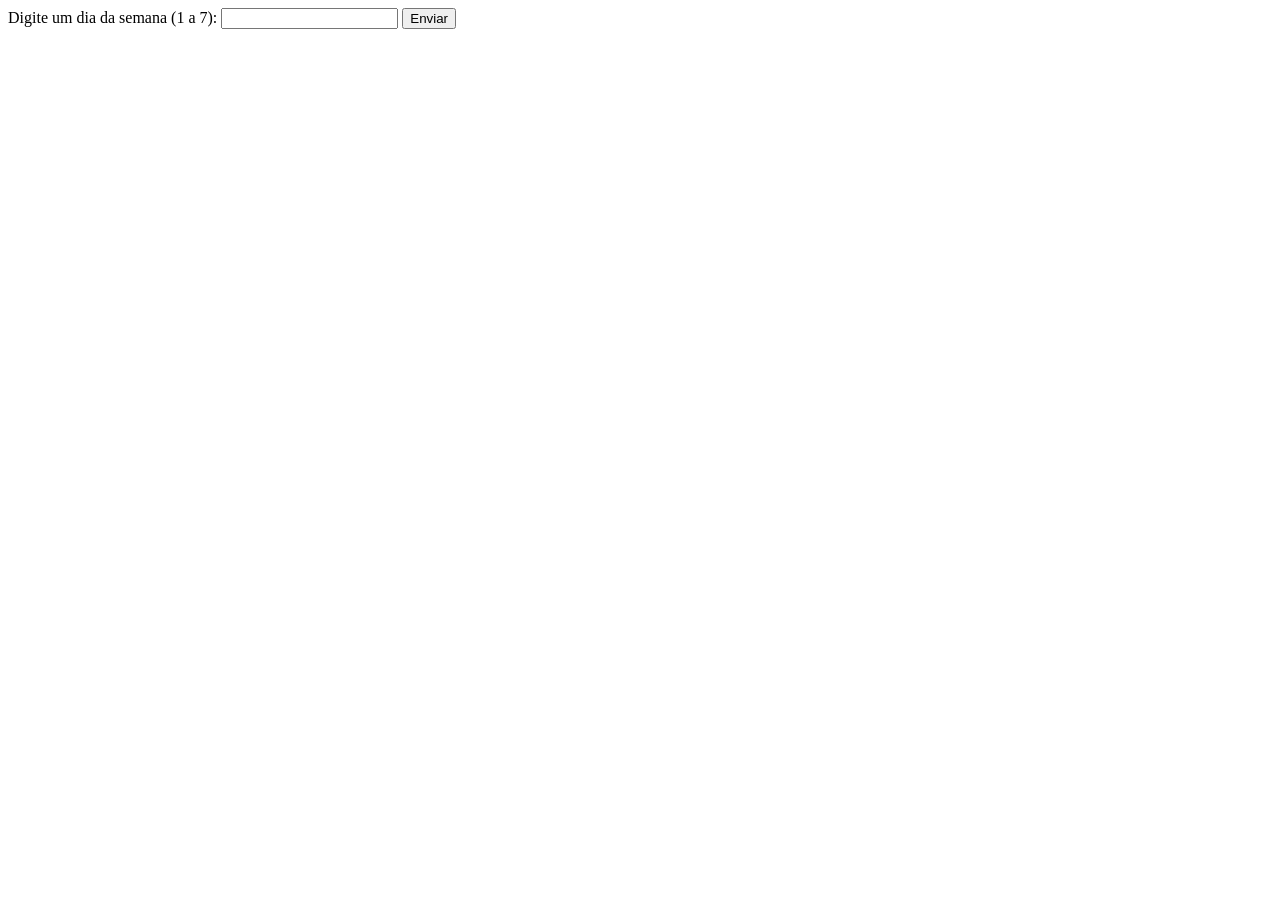
<file: 03-javascript/atividade-01/index.html>
<!DOCTYPE html>
<html lang="en">
<head>
    <meta charset="UTF-8">
    <meta name="viewport" content="width=device-width, initial-scale=1.0">
    <title>Dias da semana</title>
</head>
<body>
    <form>
        <label for="day">Digite um dia da semana (1 a 7):</label>
        <input type="number" id="day" name="day" >
        <button type="submit" onclick="getDayName()">Enviar</button>
    </form>

    <script src="script.js"></script>
</body>
</html>
</file>
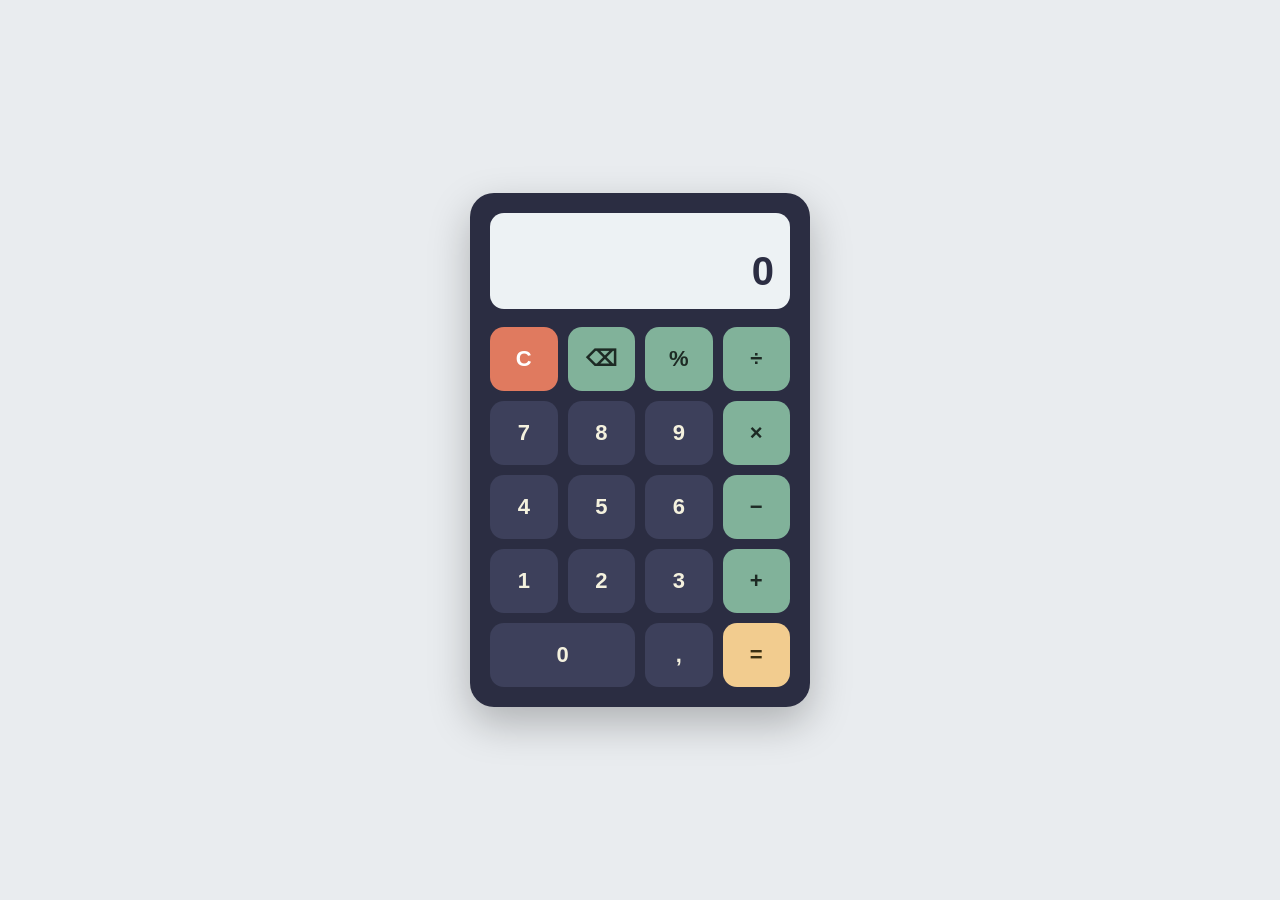
<file: 03-javascript/atividade-02/index.html>
<!DOCTYPE html>
<html lang="en">
<head>
    <meta charset="UTF-8">
    <meta name="viewport" content="width=device-width, initial-scale=1.0">
    <title>Document</title>
    <link rel="stylesheet" href="style.css">
</head>
<body>
      <main class="calculadora" aria-label="Calculadora">
    <div class="visor">
      <div class="historico"></div>
      <output class="resultado">0</output>
    </div>
 
    <div class="teclas">
      <button class="limpar" id="clear" type="button">C</button>
      <button class="operador" id="backspace" type="button" aria-label="Apagar">⌫</button>
      <button class="operador" id="percent" type="button">%</button>
      <button class="operador" id="divide" type="button" aria-label="Dividir">÷</button>
 
      <button id="digit7" type="button">7</button>
      <button id="digit8" type="button">8</button>
      <button id="digit9" type="button">9</button>
      <button class="operador" id="multiply" type="button" aria-label="Multiplicar">×</button>
 
      <button id="digit4" type="button">4</button>
      <button id="digit5" type="button">5</button>
      <button id="digit6" type="button">6</button>
      <button class="operador" id="subtract" type="button" aria-label="Subtrair">−</button>
 
      <button id="digit1" type="button">1</button>
      <button id="digit2" type="button">2</button>
      <button id="digit3" type="button">3</button>
      <button class="operador" id="add" type="button" aria-label="Somar">+</button>
 
      <button class="zero" id="digit0" type="button">0</button>
      <button id="decimal" type="button">,</button>
      <button class="igual"  id="equals" type="button" aria-label="Igual">=</button>
    </div>
  </main>

  <script src="script.js"></script>

</body>
</html>
</file>
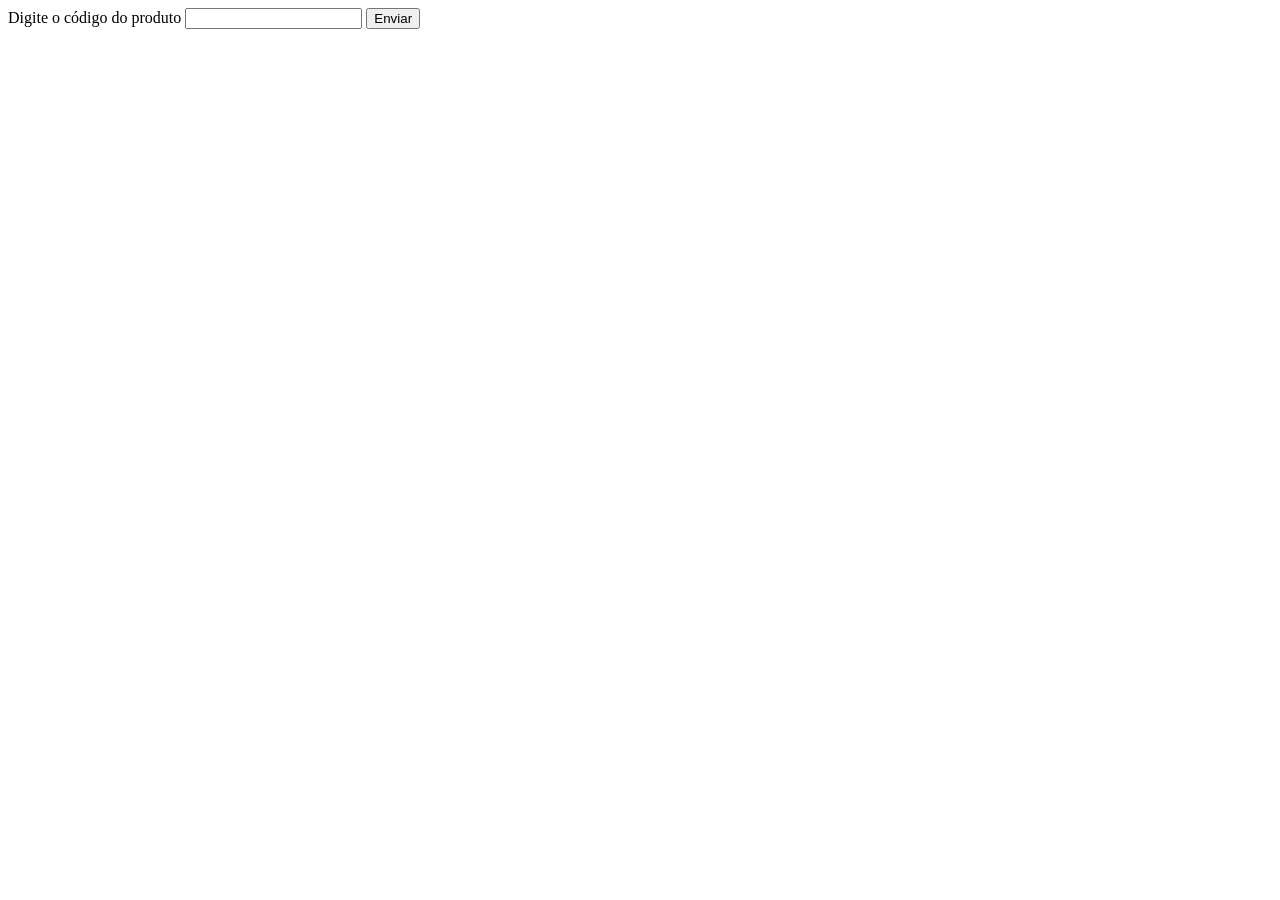
<file: 03-javascript/atividade-03/index.html>
<!DOCTYPE html>
<html lang="en">
<head>
    <meta charset="UTF-8">
    <meta name="viewport" content="width=device-width, initial-scale=1.0">
    <title>Cardápio</title>
</head>
<body>
    <form>
        <label for="codigo">Digite o código do produto</label>
        <input type="text" id="codigo">
        <button type="submit" onclick="handleProductCodeClick()">Enviar</button>
    </form>

    <script src="script.js"></script>
</body>
</html>
</file>
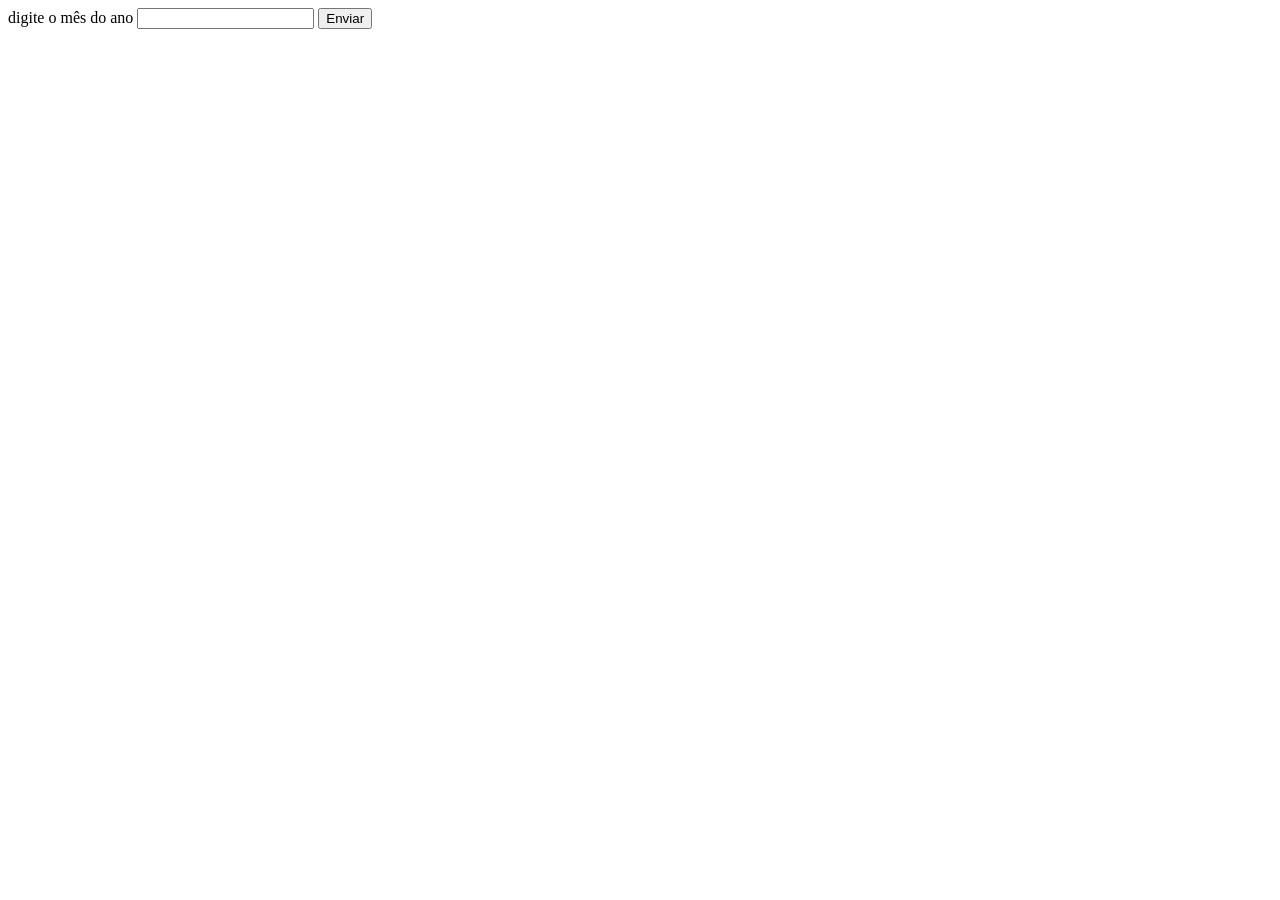
<file: 03-javascript/atividade-04/index.html>
<!DOCTYPE html>
<html lang="en">
<head>
    <meta charset="UTF-8">
    <meta name="viewport" content="width=device-width, initial-scale=1.0">
    <title>Estação do ano</title>
</head>
<body>
    <form>
        <label for="month">digite o mês do ano</label>
        <input type="text" id="month">
        <button type="submit" onclick="getSeasonByMonth()">Enviar</button>
    </form>
    <script src="script.js"></script>
</body>
</html>
</file>
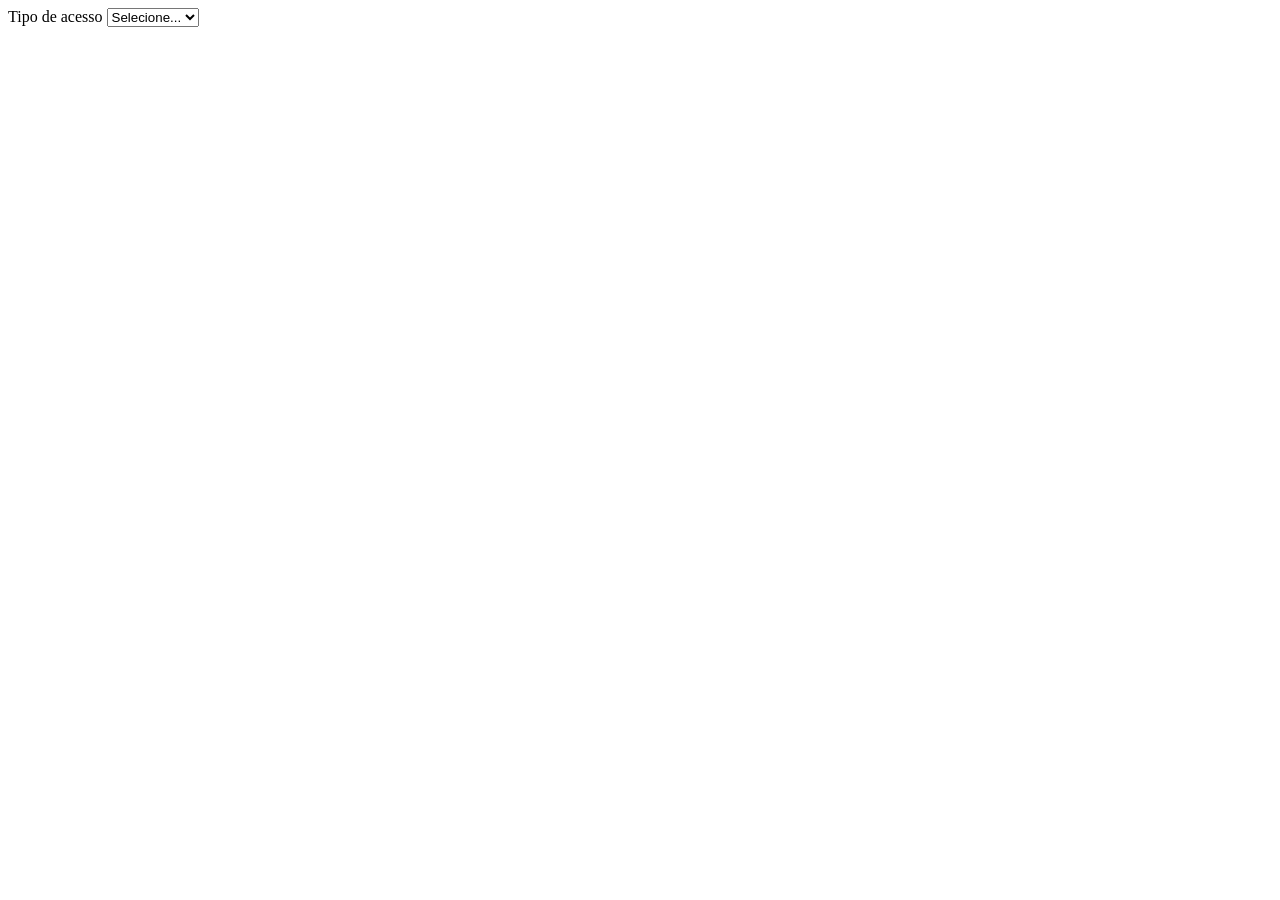
<file: 03-javascript/atividade-05/index.html>
<!DOCTYPE html>
<html lang="pt-BR">
<head>
  <meta charset="UTF-8">
  <meta name="viewport" content="width=device-width, initial-scale=1.0">
  <title>Tipos de acesso</title>
</head>
<body>
  <label for="tipoAcesso">Tipo de acesso</label>
  <select id="tipoAcesso" onchange="showAccessDetails()">
    <option value="">Selecione...</option>
    <option value="admin">Admin</option>
    <option value="user">User</option>
    <option value="guest">Guest</option>
  </select>

  <script src="script.js"></script>
</body>
</html>
</file>
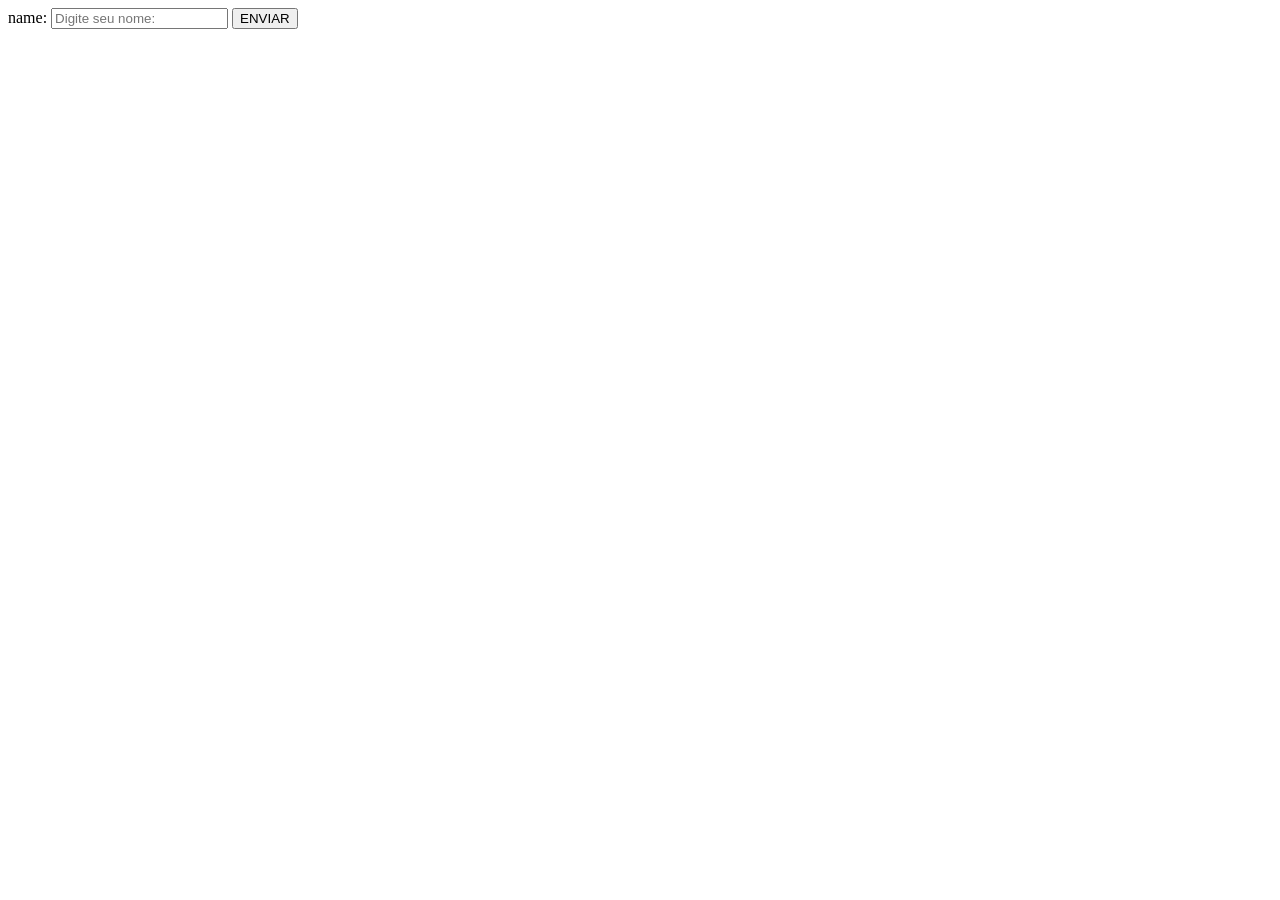
<file: 03-javascript/atividade-08/index.html>
<!DOCTYPE html>
<html lang="pt-br">
<head>
    <meta charset="UTF-8">
    <meta name="viewport" content="width=device-width, initial-scale=1.0">
    <title>atividade-02</title>
</head>
<body>
    <form>

        <label for="text">name:</label>
        <input type="text" id="username" placeholder="Digite seu nome:">
        <button type="submit" id="btn-toSend">ENVIAR</button>
        <p id="message"></p>
    </form>

    <script src="script.js"></script>
</body>
</html>
</file>
<file: 03-javascript/atividade-02/style.css>
:root {
    --fundo: #e9ecef;
    --corpo: #2b2d42;
    --visor: #edf2f4;
    --visor-texto: #2b2d42;
    --tecla: #3d405b;
    --tecla-texto: #f4f1de;
    --operador: #81b29a;
    --operador-texto: #1d2a24;
    --limpar: #e07a5f;
    --igual: #f2cc8f;
    --igual-texto: #3a2f12;
  }
  @media (prefers-color-scheme: dark) {
    :root { --fundo: #14151f; }
  }
  * { box-sizing: border-box; margin: 0; padding: 0; }
  html, body { height: 100%; }
  body {
    display: flex;
    align-items: center;
    justify-content: center;
    background: var(--fundo);
    font-family: "Trebuchet MS", "Segoe UI", Tahoma, sans-serif;
    padding: 16px;
  }
  .calculadora {
    width: 100%;
    max-width: 340px;
    background: var(--corpo);
    border-radius: 24px;
    padding: 20px;
    box-shadow: 0 16px 40px rgba(0, 0, 0, .25);
  }
  .visor {
    background: var(--visor);
    color: var(--visor-texto);
    border-radius: 14px;
    padding: 14px 16px;
    margin-bottom: 18px;
    text-align: right;
    min-height: 92px;
    display: flex;
    flex-direction: column;
    justify-content: flex-end;
    overflow: hidden;
  }
  .visor .historico { font-size: 14px; opacity: .6; min-height: 20px; }
  .visor .resultado { font-size: 40px; font-weight: 700; line-height: 1.2; }
  .teclas {
    display: grid;
    grid-template-columns: repeat(4, 1fr);
    gap: 10px;
  }
  button {
    font: inherit;
    font-size: 22px;
    font-weight: 600;
    height: 64px;
    border: 0;
    border-radius: 14px;
    background: var(--tecla);
    color: var(--tecla-texto);
    cursor: pointer;
    transition: transform .08s ease, filter .15s ease;
  }
  button:hover { filter: brightness(1.12); }
  button:active { transform: scale(.95); }
  button:focus-visible { outline: 3px solid var(--igual); outline-offset: 2px; }
  .operador { background: var(--operador); color: var(--operador-texto); }
  .limpar { background: var(--limpar); color: #fff; }
  .igual { background: var(--igual); color: var(--igual-texto); }
  .zero { grid-column: span 2; }
  .igual-alto { grid-row: span 2; height: auto; }
  @media (prefers-reduced-motion: reduce) {
    button { transition: none; }
  }
</file>
